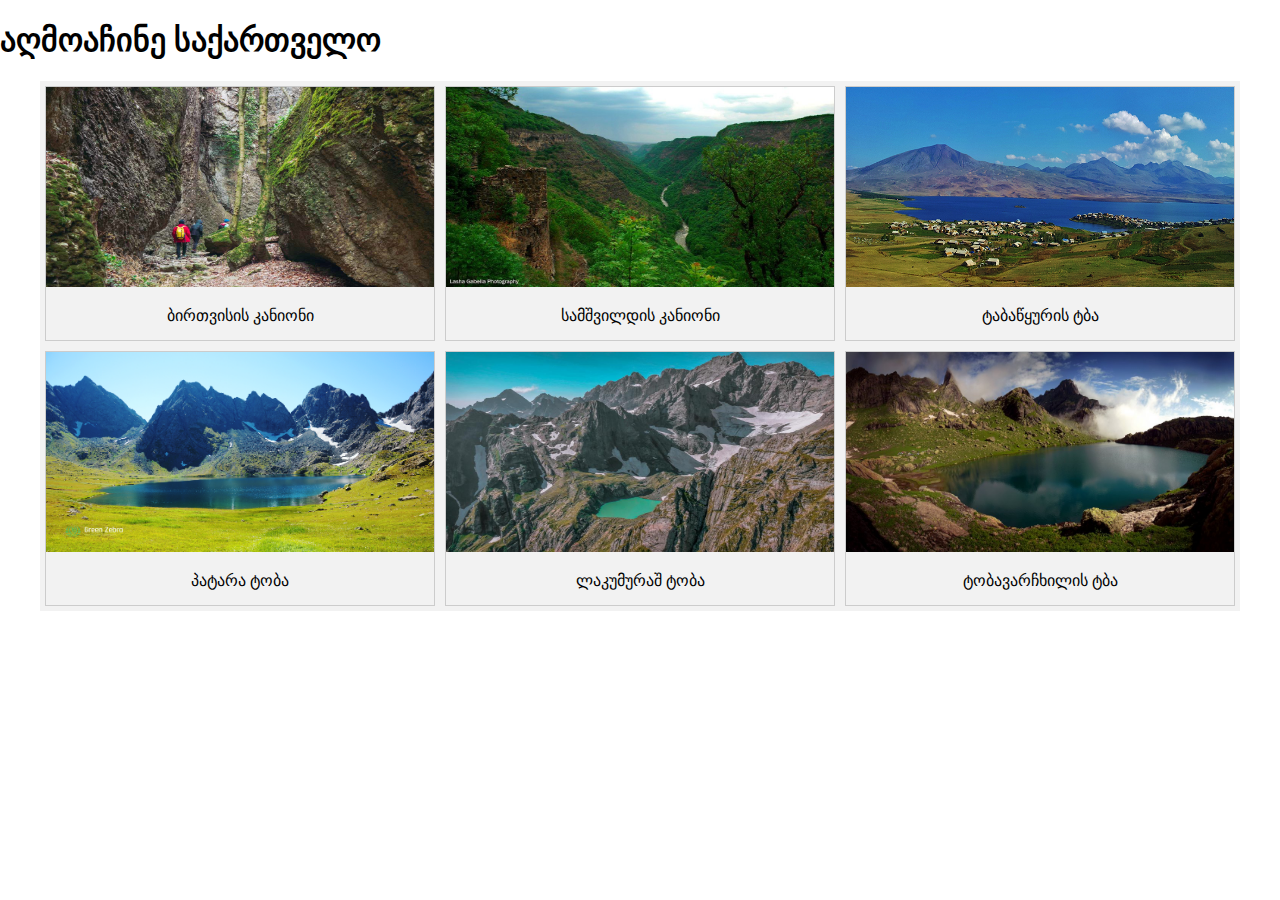
<file: nature.html>
<!DOCTYPE html>
<html lang="ka">
<head>
    <title>ბუნება</title>
    <link rel="stylesheet" href="nature.css">
</head>
<body>
    <h1>აღმოაჩინე საქართველო</h1>
    <div class="container">
        <div class="gallery"> 
           <a href="#"><img src="./nature img/Birtvisi-Canyon.jpg" ></a> 
           <div class="desc">ბირთვისის კანიონი</div>
        </div>
        <div class="gallery"> 
           <a href="#"> <img  src="./nature img/samshvilde.jpg"></a>
           <div class="desc">სამშვილდის კანიონი</div>
        </div>
        <div class="gallery"> 
           <a href="#"><img src="./nature img/tabawkuri.jpg"></a> 

           <div class="desc">ტაბაწყურის ტბა</div>
        </div>
        <div class="gallery"> 
            <a href="#"><img src="./nature img/pataratoba.jpg"></a> 
            <div class="desc">პატარა ტობა</div>
        </div>
        <div class="gallery"> 
            <a href="#"><img src="./nature img/lakumurashtoba.jpg"></a> 
            <div class="desc">ლაკუმურაშ ტობა</div>
        </div>
        <div class="gallery"> 
            <a href="./tobavarchxli.html"><img src="./nature img/tobavarchxli.jpg"></a> 
            <div class="desc">ტობავარჩხილის ტბა</div>
        </div>
    </div>
    
</body>
</html>
</file>
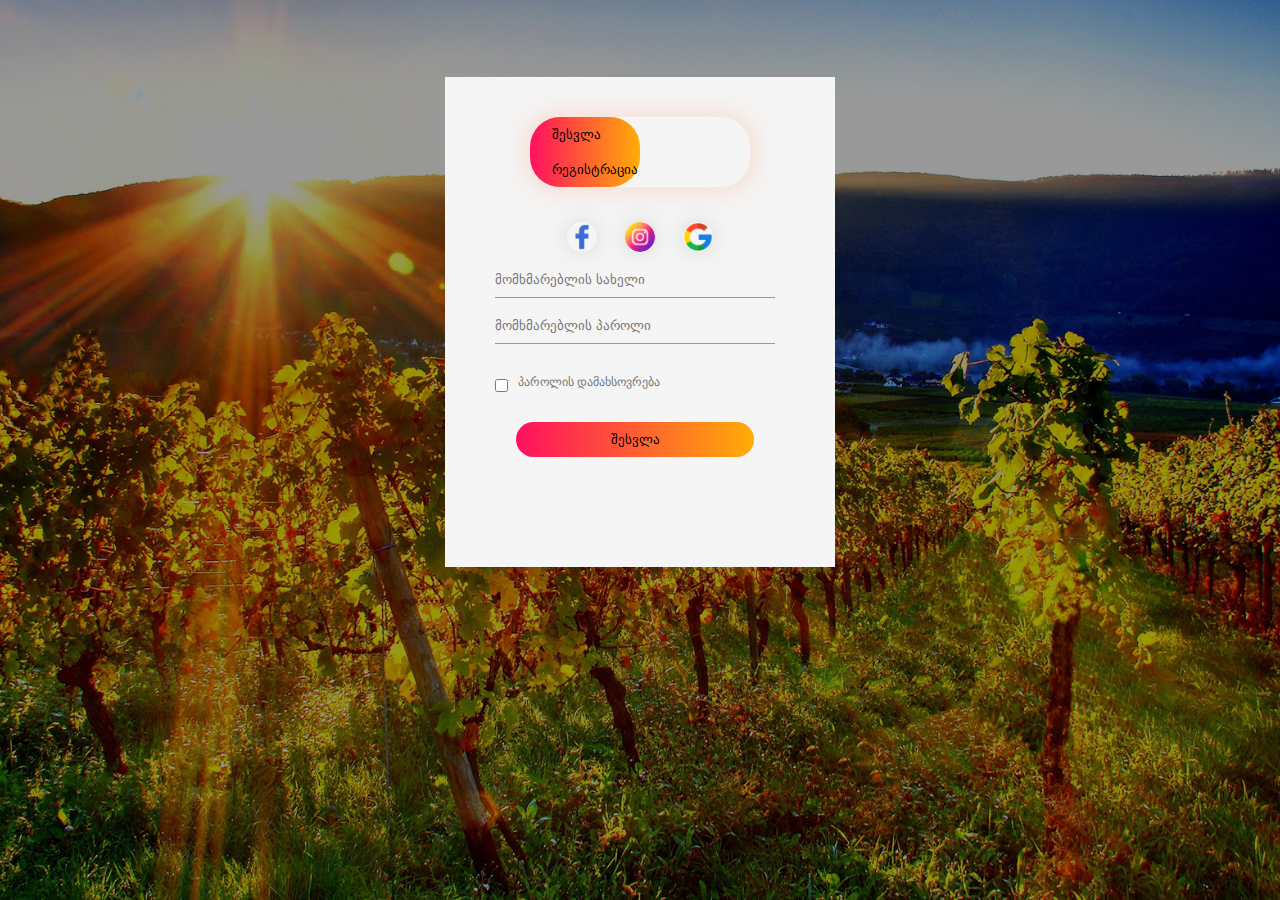
<file: registr.html>
<!DOCTYPE html>
<html lang="ka">
<head>
    <title>შესვლა</title>
    <link rel="stylesheet" href="registr.css">
</head>
<body>
    <div class="hero">
        <div class="form-box">
            <div class="button-box">
                <div id="btn"></div>
                <button type="button" class="toggle-btn" onclick="login()">შესვლა</button>
                <button type="button" class="toggle-btn" onclick="register()">რეგისტრაცია</button>
            </div>
            <div class="social-icons">
                <img src="./foto/facebook.png">
                <img src="./foto/instagram.png">
                <img src="./foto/google.png">
            </div>
            <form id="login" class="inpt-group">
                <input type="text" class="input-field" placeholder="მომხმარებლის სახელი" required>
                <input type="text" class="input-field" placeholder="მომხმარებლის პაროლი" required>
                <input type="checkbox" class="chech-box"><span>პაროლის დამახსოვრება</span>
                <button type="submit" class="submit-btn">შესვლა</button>
            </form>
            <form id="register" class="inpt-group">
                <input type="text" class="input-field" placeholder="მომხმარებლის სახელი" required>
                <input type="text" class="input-field" placeholder="მომხმარებლის მეილი" required>
                <input type="text" class="input-field" placeholder=" პაროლი" required>
                <input type="text" class="input-field" placeholder="გაიმეორეთ პაროლი" required>
                <input type="checkbox" class="chech-box"><span>ვეთანხმები </span>
                <button type="submit" class="submit-btn">რეგისტრაცია</button>
            </form>
        </div>
    </div>  
    <script>
        var x =document.getElementById("login");
        var y =document.getElementById("register");
        var z =document.getElementById("btn");
        function register(){
            x.style.left ="-400px";
            y.style.left ="50px";
            z.style.left ="110px";
        }
        function login(){
            x.style.left ="50px"
            y.style.left ="450px"
            z.style.left ="0"
        }
    </script>
</body>
</html>
</file>
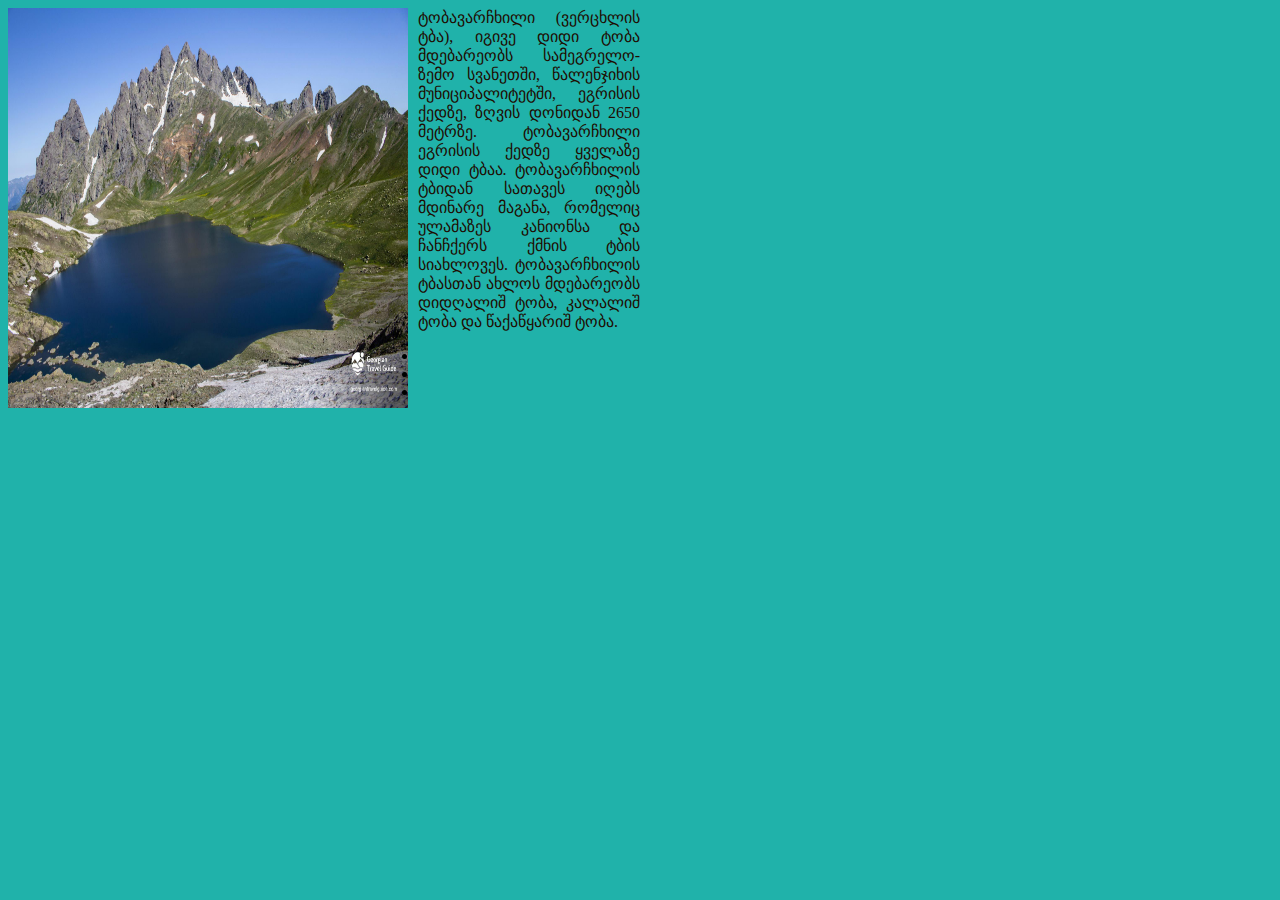
<file: tobavarchxli.html>
<!DOCTYPE html>
<html lang="ka">
<head>
    <title>ტობავარჩხილი</title>
    <link rel="stylesheet" href="toba.css">
</head>
<body>
    <div class="container">
        <img src="./foto/tobavarchkhilis-vertskhlis-tba.jpg">
        <div class="text">
            ტობავარჩხილი (ვერცხლის ტბა), იგივე დიდი ტობა მდებარეობს სამეგრელო-ზემო სვანეთში, წალენჯიხის მუნიციპალიტეტში, ეგრისის ქედზე, ზღვის დონიდან 2650 მეტრზე. ტობავარჩხილი ეგრისის ქედზე ყველაზე დიდი ტბაა. ტობავარჩხილის ტბიდან სათავეს იღებს მდინარე მაგანა, რომელიც ულამაზეს კანიონსა და ჩანჩქერს ქმნის ტბის სიახლოვეს. ტობავარჩხილის ტბასთან ახლოს მდებარეობს დიდღალიშ ტობა, კალალიშ ტობა და წაქაწყარიშ ტობა.
        </div>
    </div>
    <header>
        <div class="section">
            <ul>
                <li></li>
                <li></li>
                <li></li>
            </ul>
        </div>
    </header>
    <p><iframe src="https://www.google.com/maps/embed?pb=!1m18!1m12!1m3!1d5856.342991069165!2d42.23742127462313!3d42.78472426664236!2m3!1f0!2f0!3f0!3m2!1i1024!2i768!4f13.1!3m3!1m2!1s0x405c00a8f04fab65%3A0x38fd0e44a7f3c329!2z4YOi4YOd4YOR4YOQ4YOV4YOQ4YOg4YOp4YOu4YOY4YOa4YOY4YOhIOGDouGDkeGDkA!5e0!3m2!1ska!2sge!4v1640702034785!5m2!1ska!2sge" width="400" height="300" style="border:0;" allowfullscreen="" loading="lazy"></iframe></p>
</body>
</body>
</html>
</file>
<file: nature.css>
*{
    box-sizing: border-box;
}
body{
    margin: 0px;
}
.container{
    max-width: 1200px;
    margin: auto;
    background: #f2f2f2;
    overflow: auto;
    
}
.gallery{
    margin: 5px;
    border: 1px solid #ccc;
    float: left;
    width: 390px;
}
.gallery img{
    width: 100%;
    height: 200px;
}
.desc{
    padding: 15px;
    text-align: center;
}
</file>
<file: registr.css>
*{
    margin: 0;
    padding: 0;
    font-family: sans-serif;
}
.hero{
    height: 100%;
    width: 100%;
    background-image: linear-gradient(rgba(0,0,0,0.4),rgba(0,0,0,0.4)),url(./foto/venaxi.jpg);
    background-position: center;
    background-size: cover;
    position: absolute;
}
.form-box{
    width: 380px;
    height: 480px;
    position: relative;
    margin: 6% auto;
    background:whitesmoke;
    padding: 5px;
    overflow: hidden;
}
.button-box{
    width: 220px;
    margin: 35px auto;
    position: relative;
    box-shadow: 0 0 20px 9px #ff61241f;
    border-radius: 30px;
}
.toggle-btn{
    padding: 10px 22px;
    cursor: pointer;
    background: transparent;
    outline: none;
    border: 0;
    position: relative;
}
#btn{
    top: 0;
    left: 0;
    position: absolute;
    width: 110px;
    height: 100%;
    background: linear-gradient(to right,#ff105f,#ffad06);
    border-radius: 30px;
    transition: .5s;
}
.social-icons{
    margin: 30px auto;
    text-align: center;

}
.social-icons img{
    width: 30px;
    margin: 0 12px;
    box-shadow: 0 0 20px 0 #7f7f7f3d;
    cursor: pointer;
    border-radius: 50%;
}
.inpt-group{
    top: 180px;
    position: absolute;
    width: 280px;
    transition: .5s;
}
.input-field{
    width: 100%;
    padding: 10px 0;
    margin: 5px 0;
    border-left: 0;
    border-top: 0;
    border-right: 0;
    border-bottom: 1px solid #999;
    outline: none;
    background: transparent;
}
.submit-btn{
    width: 85%;
    padding: 10px 30px;
    cursor: pointer;
    display: block;
    margin: auto;
    background: linear-gradient(to right,#ff105f,#ffad06);
    border: 0;
    outline: none;
    border-radius:30px;
}
.chech-box{
    margin: 30px 10px 30px 0;
}
span{
    color: #777;
    font-size: 12px;
    bottom: 68px;
    position: absolute;
}
#login{
    left: 50px;
}
#register{
    left: 450px;
}
</file>
<file: toba.css>
body{
    background: lightseagreen;
}
.container{
    margin: 0;
    width: 50%;
}
img{
   float: left;
    width: 400px;
    height: 400px;
    padding: 0 10px 0 0;
}
.text{
    text-align: justify;
    font-family: Verdana;
    color:rgb(31, 11, 0);
}
p{
   position: absolute;
   margin-top: 50px;
}
</file>
